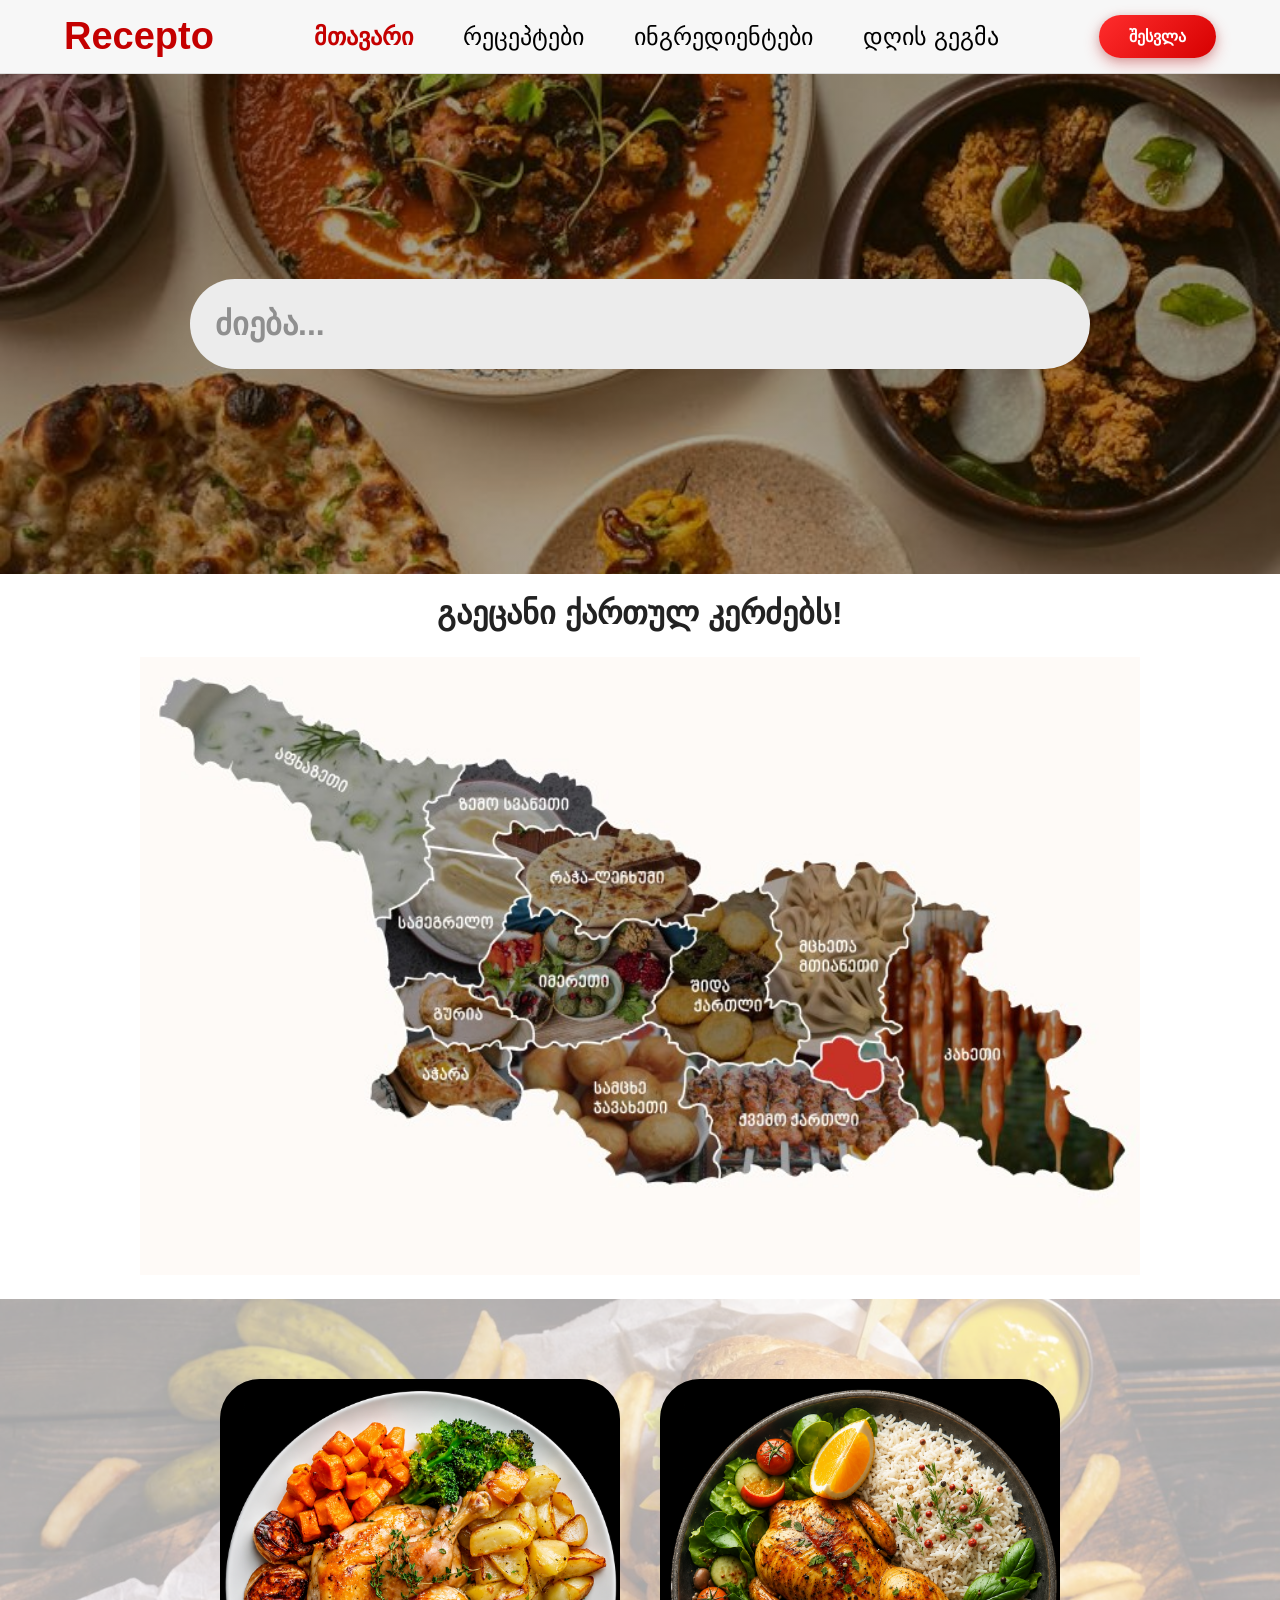
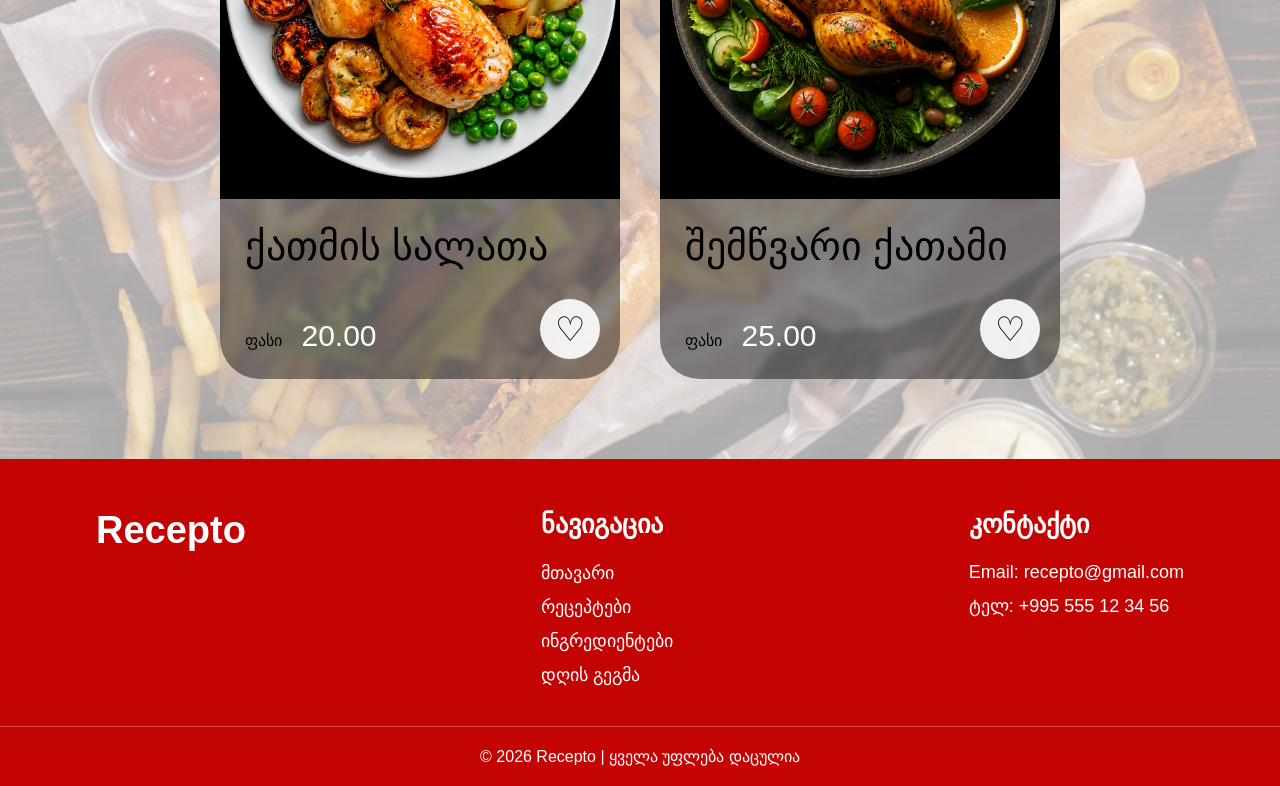
<file: frontend/index.html>
<!DOCTYPE html>
<html lang="ka">
<head>
    <meta charset="UTF-8">
    <meta name="viewport" content="width=device-width, initial-scale=1.0">
    <meta name="description" content="Recepto - საუკეთესო რეცეპტები">
    <title>Recepto</title>

    <link rel="stylesheet" href="assets/css/style.css">
</head>
<body>

<header>
    <div class="container">
        <nav class="navbar">
            <a href="index.html" class="logo">Recepto</a>

            <ul class="nav-links" id="navLinks"></ul>

            <div class="buttons" id="authButtons"></div>
        </nav>
    </div>
</header>

<section class="hero"> 
    <div class="search-box">
        <input
            type="text"
            id="searchInput"
            placeholder="ძიება..."
        >
    </div>

    <div id="searchResults" class="search-results"></div>
</section>
   <!-- Regions -->
    <section class="regions">

        <h1>გაეცანი ქართულ კერძებს!</h1>

        <div class="map-container">
            <img src="assets/images/Region_map.jpg" alt="Georgia Map">
        </div>


    </section>
<section class="food-section">

    <div class="card">
        <img src="assets/images/food1.png" alt="ქათმის სალათა">

        <div class="card-content">
            <h2>ქათმის სალათა</h2>

            <div class="price">
                ფასი <span>20.00</span>
            </div>

            <button class="favorite">♡</button>
        </div>
    </div>

    <div class="card">
        <img src="assets/images/food3.png" alt="შემწვარი ქათამი">

        <div class="card-content">
            <h2>შემწვარი ქათამი</h2>

            <div class="price">
                ფასი <span>25.00</span>
            </div>

            <button class="favorite">♡</button>
        </div>
    </div>

</section>

<footer class="footer">

    <div class="footer-container">

        <div class="footer-logo">
            <h2>Recepto</h2>
        </div>

        <div class="footer-menu">
            <h3>ნავიგაცია</h3>
            <a href="index.html">მთავარი</a>
            <a href="templates/recipe.html">რეცეპტები</a>
            <a href="templates/ingredients.html">ინგრედიენტები</a>
            <a href="templates/plan.html">დღის გეგმა</a>
        </div>

        <div class="footer-contact">
            <h3>კონტაქტი</h3>
            <p>Email: recepto@gmail.com</p>
            <p>ტელ: +995 555 12 34 56</p>
        </div>

    </div>

    <div class="footer-bottom">
        © 2026 Recepto | ყველა უფლება დაცულია
    </div>

</footer>

<script src="assets/javascript/index.js"></script>
</body>
</html>
</file>
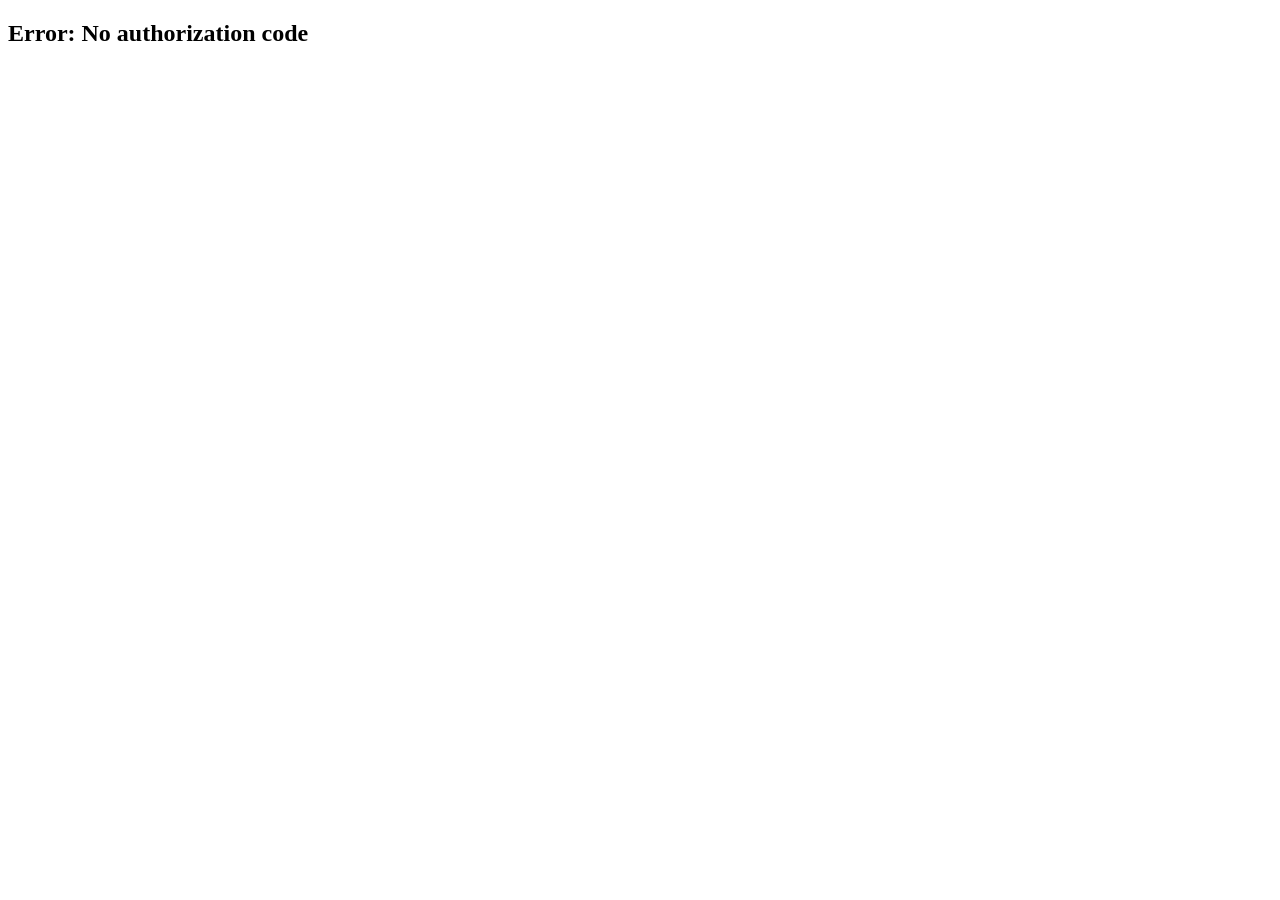
<file: frontend/callback.html>
<!DOCTYPE html>
<html>
<head>
    <meta charset="UTF-8">
    <title>OAuth Callback</title>
</head>
<body>

<h2>Logging in...</h2>

<script src="assets/javascript/callback.js"></script>

</body>
</html>
</file>
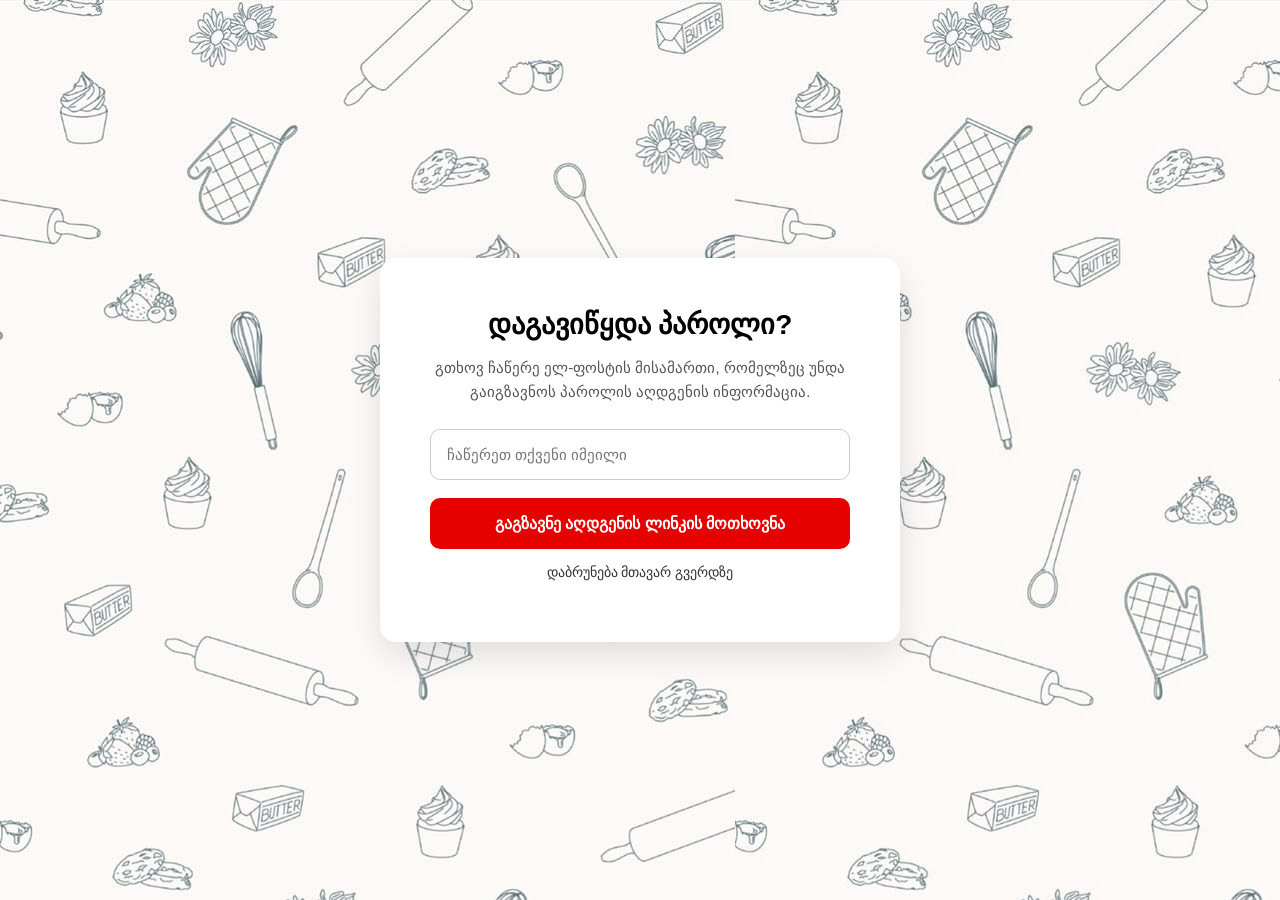
<file: frontend/templates/forgot.html>
<!DOCTYPE html>
<html lang="ka">
<head>
  <meta charset="UTF-8" />
  <meta name="viewport" content="width=device-width, initial-scale=1.0"/>
  <title>დაგავიწყდა პაროლი?</title>
  <link rel="stylesheet" href="../assets/css/forgot.css" />
</head>
<body>

  <div class="background">
    <div class="card">

      <h1>დაგავიწყდა პაროლი?</h1>

      <p class="desc">
        გთხოვ ჩაწერე ელ-ფოსტის მისამართი, რომელზეც უნდა გაიგზავნოს პაროლის აღდგენის ინფორმაცია.
      </p>

      <input type="email" id="email" placeholder="ჩაწერეთ თქვენი იმეილი" />

      <button id="resetBtn">გაგზავნე აღდგენის ლინკის მოთხოვნა</button>

      <a href="#" class="back">დაბრუნება მთავარ გვერდზე</a>

      <p id="message" class="message"></p>

    </div>
  </div>

  <script src="../assets/javascript/forgot.js"></script>
</body>
</html>
</file>
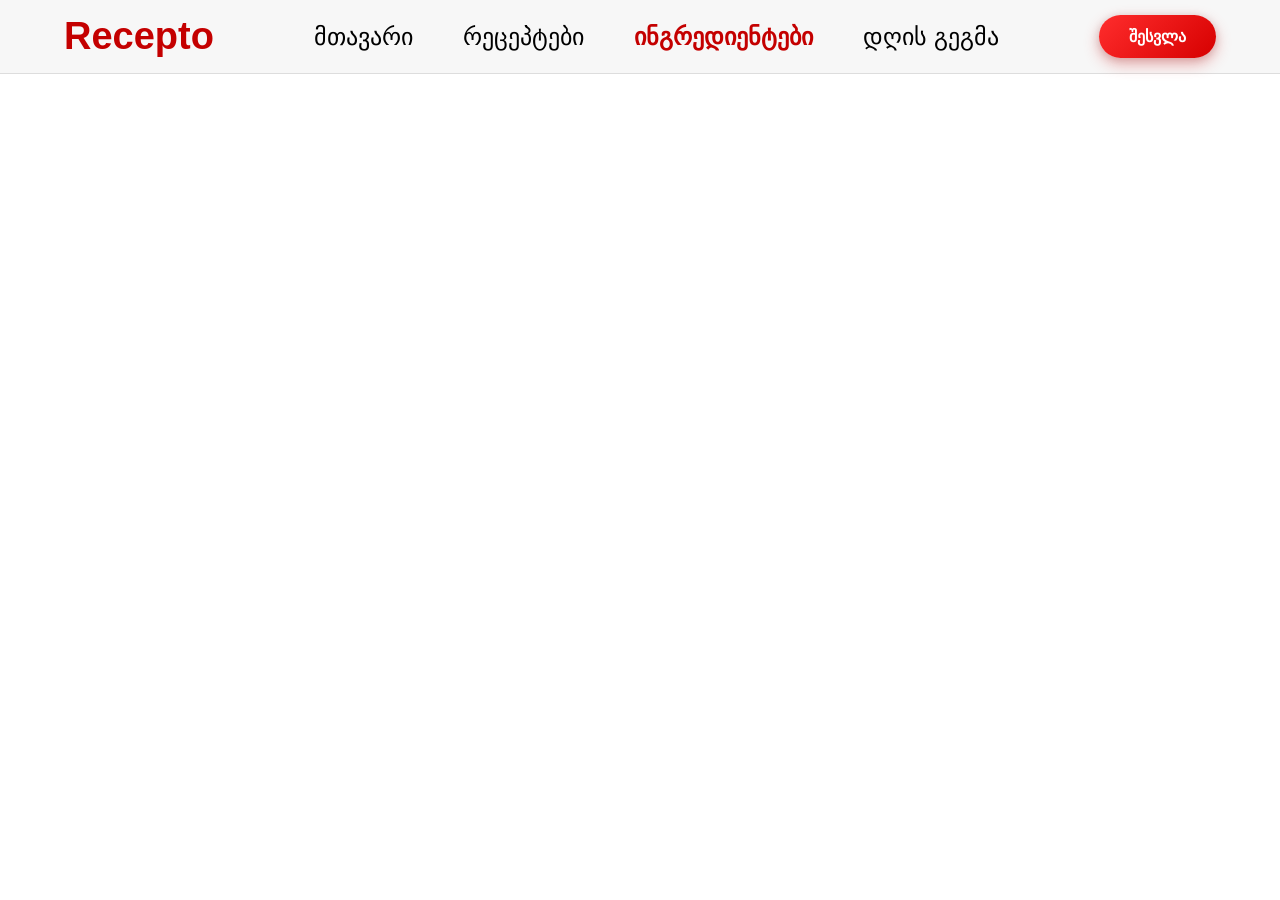
<file: frontend/templates/ingredients.html>
<!DOCTYPE html>
<html lang="ka">
<head>
    <meta charset="UTF-8">
    <meta name="viewport" content="width=device-width, initial-scale=1.0">
    <meta name="description" content="Recepto - საუკეთესო რეცეპტები">
    <title>Recepto</title>

    <link rel="stylesheet" href="../assets/css/style.css">
</head>
<body>

<header>
    <div class="container">
        <nav class="navbar">
            <a href="index.html" class="logo">Recepto</a>

            <ul class="nav-links" id="navLinks"></ul>

            <div class="buttons" id="authButtons"></div>
        </nav>
    </div>
</header>
    
<script src="../assets/javascript/index.js"></script>
</body>
</html>
</file>
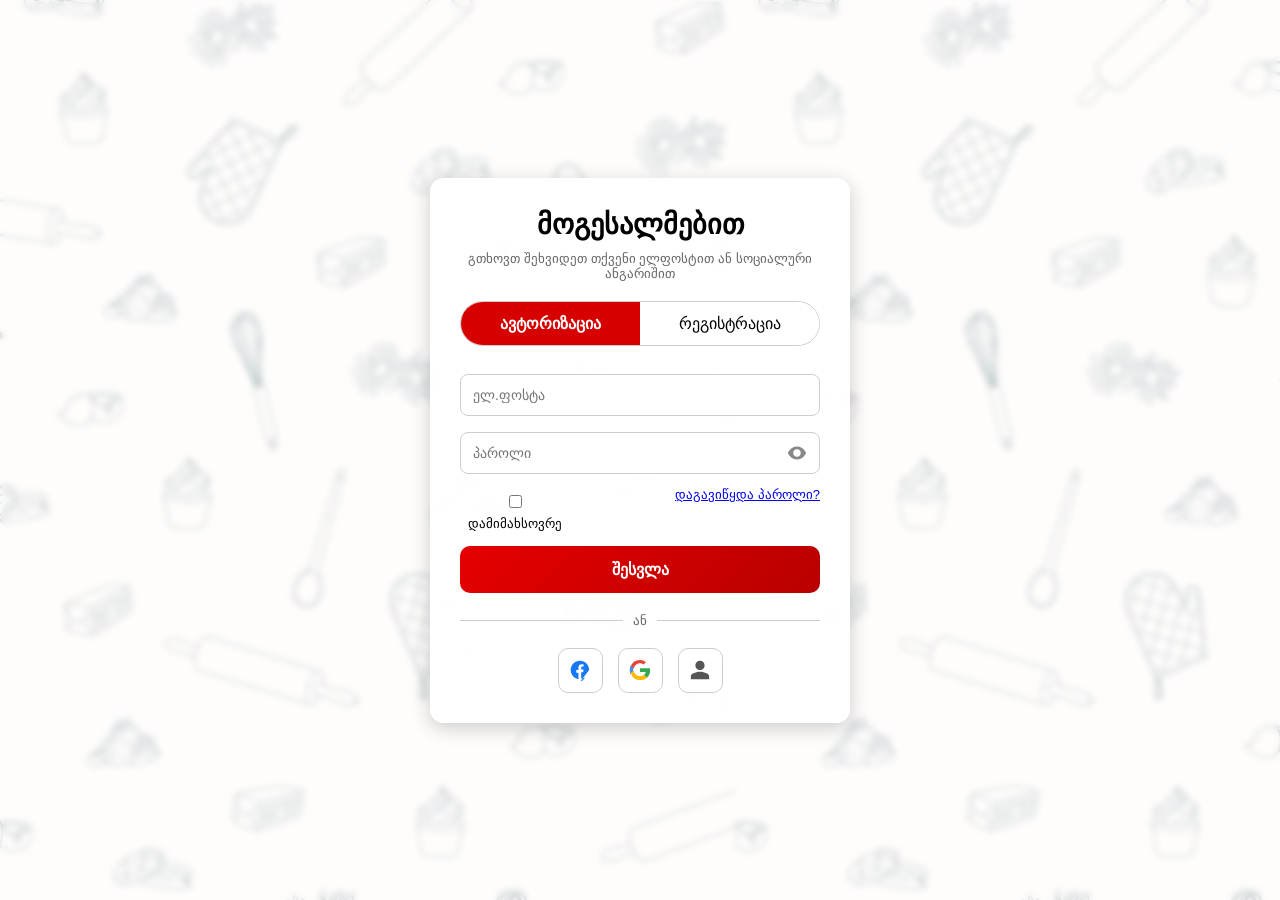
<file: frontend/templates/login.html>
<!DOCTYPE html>
<html lang="ka">
<head>
    <meta charset="UTF-8">
    <meta name="viewport" content="width=device-width, initial-scale=1.0">
    <meta name="description" content="ავტორიზაცია Recepto-ზე">
    <title>ავტორიზაცია</title>

    <link rel="stylesheet" href="../assets/css/login_style.css">
</head>
<body>

<div class="container">
    <h1>მოგესალმებით</h1>

    <div class="subtitle">
        გთხოვთ შეხვიდეთ თქვენი ელფოსტით ან სოციალური ანგარიშით
    </div>

    <div class="tabs">
        <div class="tab active" id="loginTab">ავტორიზაცია</div>
        <div class="tab" id="registerTab">რეგისტრაცია</div>
    </div>

    <!-- ✅ FORM დამატებულია -->
    <form id="loginForm">

        <input 
            type="email" 
            name="email" 
            placeholder="ელ.ფოსტა" 
            required
        >

        <div class="password-field">
            <input 
                type="password" 
                id="password" 
                name="password"
                placeholder="პაროლი" 
                required
            >

            <span id="togglePassword">
                <svg id="eyeIcon" width="22" height="22" viewBox="0 0 24 24" fill="#888">
                    <path d="M12 5c-7 0-10 7-10 7s3 7 10 7 10-7 10-7-3-7-10-7zm0 11a4 4 0 1 1 0-8 4 4 0 0 1 0 8z"/>
                </svg>
            </span>
        </div>

        <div class="options">
            <label>
                <input type="checkbox" name="remember">
                დამიმახსოვრე
            </label>

            <a href="../templates/forgot.html" class="forgot">დაგავიწყდა პაროლი?</a>
        </div>

        <!-- ✅ ღილაკი დაემატა -->
        <button type="submit" class="btn">
            შესვლა
        </button>

    </form>
<form id="registerForm" style="display:none;">

    <input type="text" placeholder="სახელი" required>

    <input type="text" placeholder="გვარი" required>

    <input type="email" placeholder="ელ.ფოსტა" required>

    <input type="password" placeholder="პაროლი" required>

    <input type="password" placeholder="გაიმეორეთ პაროლი" required>

    <button type="submit" class="btn">
        რეგისტრაცია
    </button>

</form> 
    <div class="divider"><span>ან</span></div>

    <div class="socials">

        <div class="social">
            <!-- Facebook -->
            <svg width="22" height="22" viewBox="0 0 24 24" fill="#1877F2">
                <path d="M22 12.07C22 6.48 17.52 2 11.93 2S1.86 6.48 1.86 12.07c0 5.02 3.66 9.19 8.44 10.02v-7.1H7.9v-2.92h2.4V9.41c0-2.37 1.41-3.68 3.57-3.68 1.03 0 2.1.18 2.1.18v2.3h-1.18c-1.16 0-1.52.72-1.52 1.46v1.75h2.59l-.41 2.92h-2.18v7.1c4.78-.83 8.44-5-5 8.44-10.02z"/>
            </svg>
        </div>

        <div class="social" id="googleLogin">
            <!-- Google -->
            <svg width="22" height="22" viewBox="0 0 48 48">
                <path fill="#EA4335" d="M24 9.5c3.54 0 6.02 1.53 7.4 2.82l5.44-5.44C33.6 3.9 29.2 2 24 2 14.64 2 6.7 7.84 3.6 16.22l6.32 4.9C11.6 14.5 17.3 9.5 24 9.5z"/>
                <path fill="#34A853" d="M46.1 24.5c0-1.64-.14-2.82-.44-4.05H24v7.66h12.44c-.25 2.02-1.6 5.06-4.6 7.1l7.08 5.5C43.9 36.6 46.1 31.1 46.1 24.5z"/>
                <path fill="#4A90E2" d="M9.9 28.9c-.5-1.5-.78-3.1-.78-4.9s.28-3.4.78-4.9l-6.3-4.9C2.2 17.2 1.5 20.5 1.5 24s.7 6.8 2.1 9.8l6.3-4.9z"/>
                <path fill="#FBBC05" d="M24 46c6.5 0 12-2.1 16-5.8l-7.1-5.5c-2 1.4-4.7 2.4-8.9 2.4-6.7 0-12.4-5-14.1-11.6l-6.3 4.9C6.7 40.2 14.6 46 24 46z"/>
            </svg>
        </div>

        <div class="social">
            <!-- User -->
            <svg width="22" height="22" viewBox="0 0 24 24" fill="#555">
                <path d="M12 12c2.7 0 5-2.3 5-5s-2.3-5-5-5-5 2.3-5 5 2.3 5 5 5zm0 2c-3.3 0-10 1.7-10 5v3h20v-3c0-3.3-6.7-5-10-5z"/>
            </svg>
        </div>

    </div>

</div>

<script type="module" src="../assets/javascript/script.js"></script>
</body>
</html>
</file>
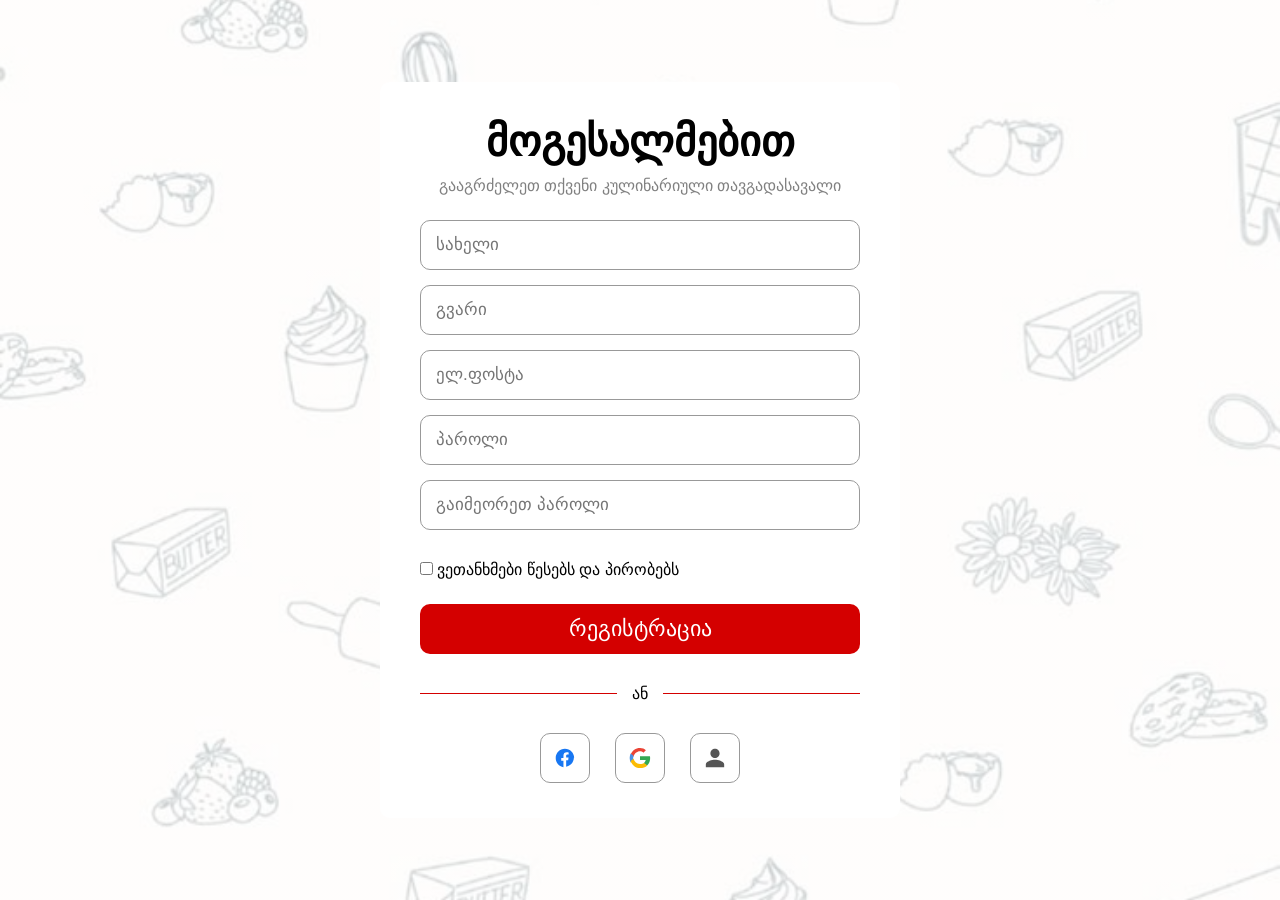
<file: frontend/templates/register.html>
<!DOCTYPE html>
<html lang="ka">
<head>
    <meta charset="UTF-8">
    <meta name="viewport" content="width=device-width, initial-scale=1.0">
    <meta name="description" content="რეგისტრაცია Recepto-ზე">
    <title>რეგისტრაცია</title>

    <link rel="stylesheet" href="../assets/css/register_style.css">
</head>
<body>

<div class="form-box">

    <h1>მოგესალმებით</h1>
    <p>გააგრძელეთ თქვენი კულინარიული თავგადასავალი</p>

    <form>

        <input type="text" name="firstName" placeholder="სახელი" required>

        <input type="text" name="lastName" placeholder="გვარი" required>

        <input type="email" name="email" placeholder="ელ.ფოსტა" required>

        <input type="password" name="password" placeholder="პაროლი" required>

        <input type="password" name="confirmPassword" placeholder="გაიმეორეთ პაროლი" required>

        <div class="check">
            <label>
                <input type="checkbox" name="terms" required>
                ვეთანხმები წესებს და პირობებს
            </label>
        </div>

        <button type="submit" class="main-btn">
            რეგისტრაცია
        </button>

    </form>

    <div class="line">
        <span>ან</span>
    </div>

    <div class="socials">

        <a href="#">
            <!-- Facebook -->
            <svg width="22" height="22" viewBox="0 0 24 24" fill="#1877F2">
                <path d="M22 12.07C22 6.48 17.52 2 11.93 2S1.86 6.48 1.86 12.07c0 5.02 3.66 9.19 8.44 10.02v-7.1H7.9v-2.92h2.4V9.41c0-2.37 1.41-3.68 3.57-3.68 1.03 0 2.1.18 2.1.18v2.3h-1.18c-1.16 0-1.52.72-1.52 1.46v1.75h2.59l-.41 2.92h-2.18v7.1c4.78-.83 8.44-5 8.44-10.02z"/>
            </svg>
        </a>

        <a href="#">
            <!-- Google -->
            <svg width="22" height="22" viewBox="0 0 48 48">
                <path fill="#EA4335" d="M24 9.5c3.54 0 6.02 1.53 7.4 2.82l5.44-5.44C33.6 3.9 29.2 2 24 2 14.64 2 6.7 7.84 3.6 16.22l6.32 4.9C11.6 14.5 17.3 9.5 24 9.5z"/>
                <path fill="#34A853" d="M46.1 24.5c0-1.64-.14-2.82-.44-4.05H24v7.66h12.44c-.25 2.02-1.6 5.06-4.6 7.1l7.08 5.5C43.9 36.6 46.1 31.1 46.1 24.5z"/>
                <path fill="#4A90E2" d="M9.9 28.9c-.5-1.5-.78-3.1-.78-4.9s.28-3.4.78-4.9l-6.3-4.9C2.2 17.2 1.5 20.5 1.5 24s.7 6.8 2.1 9.8l6.3-4.9z"/>
                <path fill="#FBBC05" d="M24 46c6.5 0 12-2.1 16-5.8l-7.1-5.5c-2 1.4-4.7 2.4-8.9 2.4-6.7 0-12.4-5-14.1-11.6l-6.3 4.9C6.7 40.2 14.6 46 24 46z"/>
            </svg>
        </a>

        <a href="#">
            <!-- User -->
            <svg width="22" height="22" viewBox="0 0 24 24" fill="#555">
                <path d="M12 12c2.7 0 5-2.3 5-5s-2.3-5-5-5-5 2.3-5 5 2.3 5 5 5zm0 2c-3.3 0-10 1.7-10 5v3h20v-3c0-3.3-6.7-5-10-5z"/>
            </svg>
        </a>

    </div>

</div>

</body>
</html>
</file>
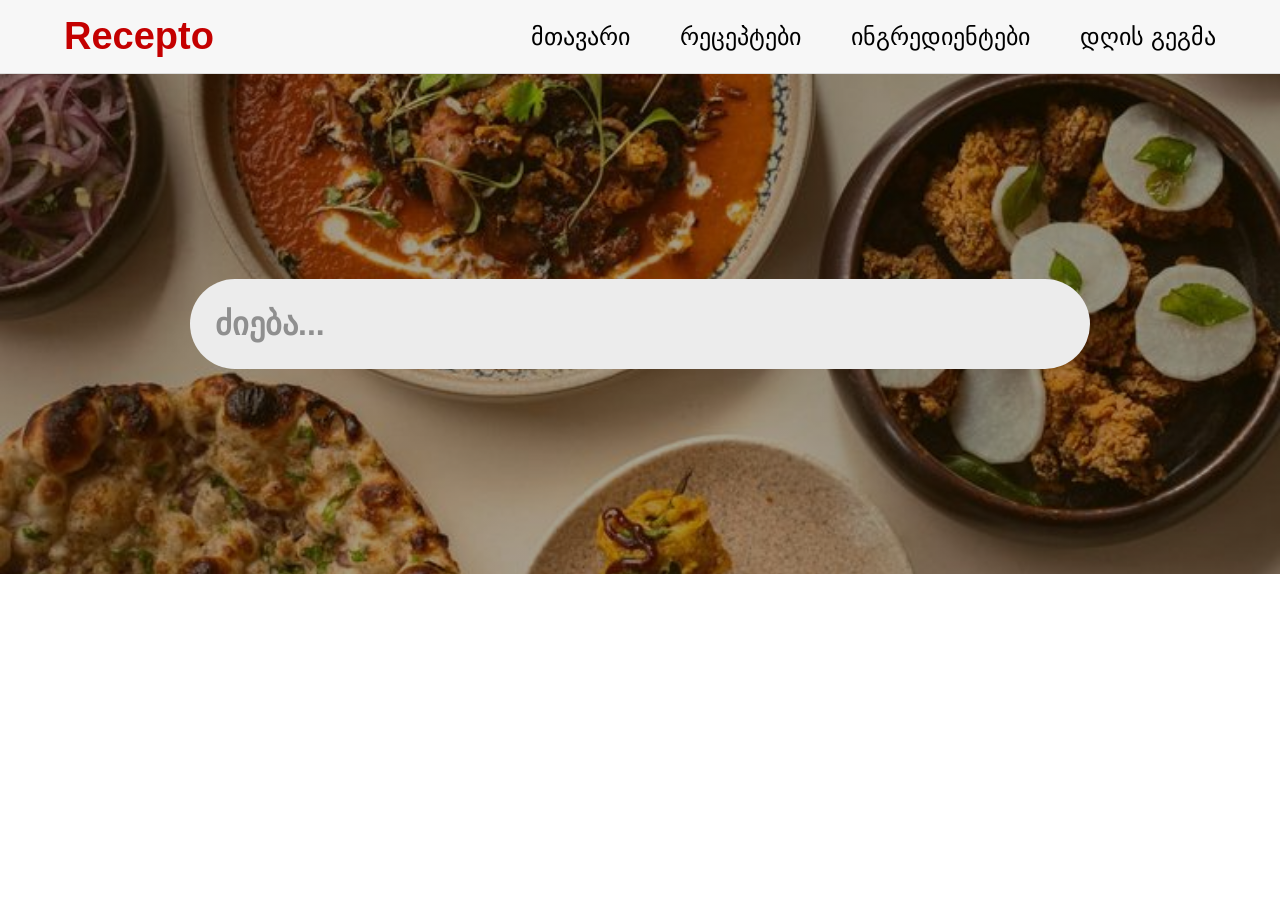
<file: frontend/templates/search.html>
<!DOCTYPE html>
<html lang="ka">
<head>
  <meta charset="UTF-8" />
  <meta name="viewport" content="width=device-width, initial-scale=1.0" />
  <title>Search - Recepto</title>

  <link rel="stylesheet" href="../assets/css/style.css">
</head>
<body>

<header>
  <div class="container">
    <nav class="navbar">

      <a href="../index.html" class="logo">Recepto</a>

      <ul class="nav-links" id="navLinks"></ul>

    </nav>
  </div>
</header>


<section class="hero"> 
    <div class="search-box">
        <input
            type="text"
            id="searchInput"
            placeholder="ძიება..."
        >
    </div>

    <div id="searchResults" class="search-results"></div>
</section>


<script src="../assets/javascript/search.js"></script>
<script src="../assets/javascript/index.js"></script>

</body>
</html>
</file>
<file: frontend/assets/css/style.css>
* {
    margin: 0;
    padding: 0;
    box-sizing: border-box;
}

body {
    font-family: sans-serif;
    background: white;
}

header {
    width: 100%;
    background: #f7f7f7;
    padding: 15px 0;
    border-bottom: 1px solid #ddd;
}

.container {
    width: 90%;
    max-width: 1300px;
    margin: auto;
}

.navbar {
    display: flex;
    justify-content: space-between;
    align-items: center;
}

.logo {
    text-decoration: none;
    color: #c40000;
    font-size: 38px;
    font-weight: bold;
}

.nav-links {
    list-style: none;
    display: flex;
    gap: 50px;
}

.nav-links a {
    text-decoration: none;
    color: black;
    font-size: 24px;
}

.nav-links .active {
    color: #c40000;
    font-weight: bold;
}

.login-btn {
  display: inline-flex;
  align-items: center;
  justify-content: center;

  padding: 12px 30px;

  background: linear-gradient(
    135deg,
    #ff2d2d,
    #d60000
  );

  color: #fff;
  text-decoration: none;
  font-size: 16px;
  font-weight: 600;

  border-radius: 50px;

  box-shadow:
    0 6px 16px rgba(214, 0, 0, 0.3),
    0 2px 8px rgba(0, 0, 0, 0.15);

  transition: all 0.3s ease;
}

.login-btn:hover {
  transform: translateY(-3px);

  box-shadow:
    0 10px 24px rgba(214, 0, 0, 0.45),
    0 4px 12px rgba(0, 0, 0, 0.2);

  background: linear-gradient(
    135deg,
    #ff4040,
    #ff0000
  );
}

.login-btn:active {
  transform: scale(0.97);
} 
.auth-buttons {
  margin-left: auto;
}
.buttons {
    display: flex;
    gap: 20px;
}

.btn {
    text-decoration: none;
    color: black;
    font-size: 22px;
    padding: 10px 25px;
    border: 1px solid #999;
    border-radius: 30px;
    background: #f5f5f5;
    box-shadow: 0 3px 6px rgba(0, 0, 0, 0.2);
    transition: 0.3s;
}

.btn:hover {
    background: #e8e8e8;
}

@media (max-width: 900px) {
    .navbar {
        flex-wrap: wrap;
        gap: 20px;
        justify-content: center;
    }

    .nav-links {
        flex-wrap: wrap;
        justify-content: center;
        gap: 18px;
    }

    .nav-links li {
        width: 100%;
        text-align: center;
    }

    .nav-links a {
        font-size: 20px;
    }

    .buttons {
        flex-wrap: wrap;
        justify-content: center;
        gap: 12px;
    }

    .btn {
        font-size: 18px;
        padding: 10px 18px;
    }
}

@media (max-width: 640px) {
    .navbar {
        flex-direction: column;
        align-items: center;
    }

    .logo {
        font-size: 32px;
    }

    .nav-links {
        gap: 12px;
    }

    .nav-links a {
        font-size: 18px;
    }

    .buttons {
        width: 100%;
        justify-content: center;
    }
}

.hero {
    width: 100%;
    min-height: 500px;
    position: relative;
    background-image:
        linear-gradient(rgba(0,0,0,0.35), rgba(0,0,0,0.35)),
        url("../images/back_food.png");
    background-size: cover;
    background-position: center;

    display: flex;
    flex-direction: column;
    justify-content: center;
    align-items: center;
    padding: 40px 0;
}

.search-box {
    width: min(900px, 90%);
    max-width: 900px;
    min-height: 90px;
    background: #ececec;
    border-radius: 50px;

    display: flex;
    align-items: center;
    gap: 18px;

    padding: 0 25px;

    position: relative; /* 🔥 FIX: dropdown anchor */
}

.search-box input {
    flex: 1;
    border: none;
    outline: none;
    background: transparent;

    font-size: 32px;
    font-weight: bold;
    color: #555;

    min-width: 0;
}

.search-box input::placeholder {
    color: #8f8f8f;
}

.search-box button {
    border: none;
    background: transparent;
    font-size: 32px;
    cursor: pointer;
    padding: 0;
}

.search-results {
    position: absolute;
    top: calc(100% + 15px);
    left: 50%;
    transform: translateX(-50%);

    width: min(460px, 90%);
    background: white;

    border-radius: 20px;
    box-shadow: 0 8px 25px rgba(0, 0, 0, 0.12);

    overflow: hidden;
    z-index: 1000;

    display: none; /* 🔥 controlled by JS */
}

.result-item {
    padding: 18px 30px;
    font-size: 24px;

    border-bottom: 1px solid #ddd;
    cursor: pointer;

    box-sizing: border-box; /* 🔥 stability fix */
}

.result-item:hover,
.result-item.active {
    background: #f3f3f3;
}

.result-item.empty {
    color: #000000;
    cursor: default;
}

mark {
    background: rgba(253, 253, 13, 0.866);
}

/* 🔹 RESPONSIVE */
@media (max-width: 700px) {
    .search-box {
        min-height: 75px;
        padding: 0 18px;
    }

    .search-box input {
        font-size: 24px;
    }

    .search-box button {
        font-size: 28px;
    }

    .search-results {
        width: min(420px, 95%);
    }
}

/* CONTENT */

.regions{
    text-align:center;
    padding:20px;
}

.regions h1{
    font-size:32px;
    font-weight:700;
    margin-bottom:25px;
    color:#222;
}

.map-container img{
    width:100%;
    max-width:1000px;
}

.regions h2{
    margin-top:25px;
    margin-bottom:25px;
    font-size:26px;
    font-weight:700;
    color:#222;
}



.food-section{
    width: 100%;
    min-height: 700px;
    background: url("../images/back2.jpg");
    background-size: cover;
    background-position: center;
    background-repeat: no-repeat;
    display: flex;
    flex-wrap: wrap;
    gap: 40px;
    justify-content: center;
    align-items: center;
    gap: 40px;
    padding: 80px 0;
    position: relative;
    overflow: hidden;
}

.food-section::before{
    content: "";
    position: absolute;
    inset: 0;
    background: rgba(255, 255, 255, 0.65);
}

.card{
    width: 400px;
    height: 600px;
    background: rgba(0, 0, 0, 0.45);
    border-radius: 40px;
    overflow: hidden;
    position: relative;
    z-index: 1;
    backdrop-filter: blur(3px);
}

.card img{
    width: 100%;
    height: 420px;
    object-fit: cover;
}

.card-content{
    padding: 20px 25px;
}

.card-content h2{
    font-size: 40px;
    font-weight: normal;
    color: black;
    margin-bottom: 50px;
}

.price-box{
    font-size: 28px;
    font-weight: bold;
    color: black;
}

.price span{
    font-size: 30px;
    color: white;
    margin-left: 15px;
}
.favorite{
    position: absolute;
    right: 20px;
    bottom: 20px;

    width: 60px;
    height: 60px;

    border: none;
    border-radius: 50%;
    background: rgba(255,255,255,0.9);

    font-size: 34px;
    cursor: pointer;
    transition: 0.3s;
}

.favorite:hover{
    transform: scale(1.1);
    background: white;
}
.footer{
    width: 100%;
    background: #C40303;
    color: white;
    padding-top: 50px;
}

.footer-container{
    width: 85%;
    margin: auto;

    display: flex;
    justify-content: space-between;
    flex-wrap: wrap;

    padding-bottom: 40px;
}

.footer-logo h2{
    font-size: 38px;
    margin-bottom: 15px;
}

.footer-logo p{
    font-size: 18px;
    max-width: 300px;
}

.footer-menu,
.footer-contact{
    display: flex;
    flex-direction: column;
    gap: 12px;
}

.footer-menu h3,
.footer-contact h3{
    margin-bottom: 10px;
    font-size: 26px;
}

.footer-menu a{
    text-decoration: none;
    color: white;
    font-size: 18px;
    transition: .3s;
}

.footer-menu a:hover{
    opacity: .8;
}

.footer-contact p{
    font-size: 18px;
}

.footer-bottom{
    text-align: center;
    padding: 20px;
    border-top: 1px solid rgba(255,255,255,.3);
    font-size: 16px;
}
</file>
<file: frontend/assets/css/forgot.css>
* {
  margin: 0;
  padding: 0;
  box-sizing: border-box;
  font-family: sans-serif;
}

body {
  background: #e9e9e9;
}

.background {
  height: 100vh;
  display: flex;
  justify-content: center;
  align-items: center;
  background-image: url("../images/bg.png.png")
}
.card {
  background: #fff;
  width: 520px;          
  padding: 50px;         
  border-radius: 16px;
  text-align: center;
  box-shadow: 0 12px 35px rgba(0,0,0,0.12);
}

h1 {
  font-size: 28px;      
  margin-bottom: 15px;
}

.desc {
  font-size: 15px;       
  color: #555;
  margin-bottom: 25px;
  line-height: 1.6;
}

input {
  width: 100%;
  padding: 16px;         
  margin-bottom: 18px;
  border: 1px solid #ccc;
  border-radius: 10px;
  outline: none;
  font-size: 15px;       
}

button {
  width: 100%;
  padding: 16px;        
  background: #e60000;
  color: white;
  border: none;
  border-radius: 10px;
  cursor: pointer;
  font-weight: bold;
  font-size: 16px;       
}

.back {
  display: block;
  margin-top: 15px;
  font-size: 14px;       
  color: #333;
  text-decoration: none;
}

.message {
  margin-top: 12px;
  font-size: 14px;       
}
</file>
<file: frontend/assets/css/login_style.css>
* {
    margin: 0;
    padding: 0;
    box-sizing: border-box;
}


body {
    margin: 0;
    font-family: Arial, sans-serif;

    background-image: url("../images/bg.png.png");
    background-repeat: repeat;

    height: 100vh;
    display: flex;
    justify-content: center;
    align-items: center;
}

/* overlay */
body::before {
    content: "";
    position: fixed;
    inset: 0;
    background: rgba(255,255,255,0.6);
    backdrop-filter: blur(3px);
    z-index: 0;
}

/* MAIN BOX */
.container {
    position: relative;
    z-index: 1;

    width: 420px;
    background: rgba(255,255,255,0.95);
    border-radius: 14px;
    padding: 30px;
    box-shadow: 0 5px 20px rgba(0,0,0,0.2);
    text-align: center;
}

/* TITLE */
h1 {
    margin: 0;
    font-size: 28px;
}

.subtitle {
    font-size: 13px;
    color: #666;
    margin: 10px 0 20px;
}

.tabs{
    display:flex;
    border-radius:25px;
    overflow:hidden;
    border:1px solid #ccc;
    margin-bottom:20px;
}

.tab{
    flex:1;
    padding:12px;
    text-align:center;
    cursor:pointer;
    background:white;
}

.tab.active{
    background:#d60000;
    color:white;
    font-weight:bold;
}

/* INPUTS */
input {
    width: 100%;
    padding: 12px;
    margin: 8px 0;
    border-radius: 8px;
    border: 1px solid #ccc;
    font-size: 14px;
    outline: none;
}

input:focus {
    border-color: #d60000;
}

.password-field {
    position: relative;
}

.password-field span {
    position: absolute;
    right: 12px;
    top: 50%;
    transform: translateY(-50%);
    cursor: pointer;
    display: flex;
    align-items: center;
}

/* OPTIONS */
.options {
    display: flex;
    justify-content: space-between;
    font-size: 13px;
    margin-top: 5px;
}

.forgot {
    cursor: pointer;
}

/* BUTTON */
.btn {
    width: 100%;
    padding: 14px;
    background: linear-gradient(135deg, #e60000, #b80000);
    color: #fff;
    border: none;
    border-radius: 10px;
    font-size: 16px;
    font-weight: 600;
    cursor: pointer;
    margin-top: 15px;

    transition: all 0.3s ease;
}

/* hover ეფექტი */
.btn:hover {
    background: linear-gradient(135deg, #ff1a1a, #cc0000);
    transform: translateY(-2px);
    box-shadow: 0 6px 15px rgba(214, 0, 0, 0.4);
}

/* click (active) */
.btn:active {
    transform: scale(0.98);
    box-shadow: 0 2px 8px rgba(214, 0, 0, 0.3);
}

.btn:hover {
    background: #b80000;
}

/* DIVIDER */
.divider {
    display: flex;
    align-items: center;
    margin: 20px 0;
}

.divider::before,
.divider::after {
    content: "";
    flex: 1;
    height: 1px;
    background: #ccc;
}

.divider span {
    margin: 0 10px;
    font-size: 13px;
    color: #666;
}

/* SOCIAL */
.socials {
    display: flex;
    justify-content: center;
    gap: 15px;
}

.social {
    width: 45px;
    height: 45px;
    border-radius: 10px;
    border: 1px solid #ccc;
    background: #fff;
    display: flex;
    align-items: center;
    justify-content: center;
    cursor: pointer;
    transition: 0.2s;
}

.social:hover {
    transform: scale(1.1);
    box-shadow: 0 3px 10px rgba(0,0,0,0.2);
}
#loginForm,
#registerForm{
    margin-top: 15px;
}
</file>
<file: frontend/assets/css/register_style.css>
*{
    margin:0;
    padding:0;
    box-sizing:border-box;
    font-family:sans-serif;
}

body{
    height:100vh;

    display:flex;
    justify-content:center;
    align-items:center;

    background-image:
    linear-gradient(rgba(255,255,255,.65),rgba(255,255,255,.65)),
    url("../images/bg.png.png");

    background-size:cover;
    background-position:center;
}

.form-box{
    width:520px;
    background:white;
    border-radius:10px;
    padding:35px 40px;
}

.form-box h1{
    text-align:center;
    font-size:42px;
}

.form-box p{
    text-align:center;
    color:gray;
    margin:10px 0 25px;
}

input[type=text],
input[type=email],
input[type=password]{
    width:100%;
    height:50px;

    margin-bottom:15px;

    border:1px solid #999;
    border-radius:10px;

    padding-left:15px;
    font-size:17px;
}

.check{
    margin:15px 0 25px;
}

.main-btn{
    width:100%;
    height:50px;

    border:none;
    border-radius:10px;

    background:#d40000;
    color:white;

    font-size:22px;
    cursor:pointer;
}

.line{
    display:flex;
    align-items:center;
    margin:30px 0;
}

.line::before,
.line::after{
    content:"";
    flex:1;
    height:1px;
    background:#d40000;
}

.line span{
    margin:0 15px;
}

.socials{
    display:flex;
    justify-content:center;
    gap:25px;
}

.socials a{
    width:50px;
    height:50px;

    border:1px solid #999;
    border-radius:10px;

    display:flex;
    justify-content:center;
    align-items:center;

    text-decoration:none;
    color:black;
    font-size:28px;
}
</file>
